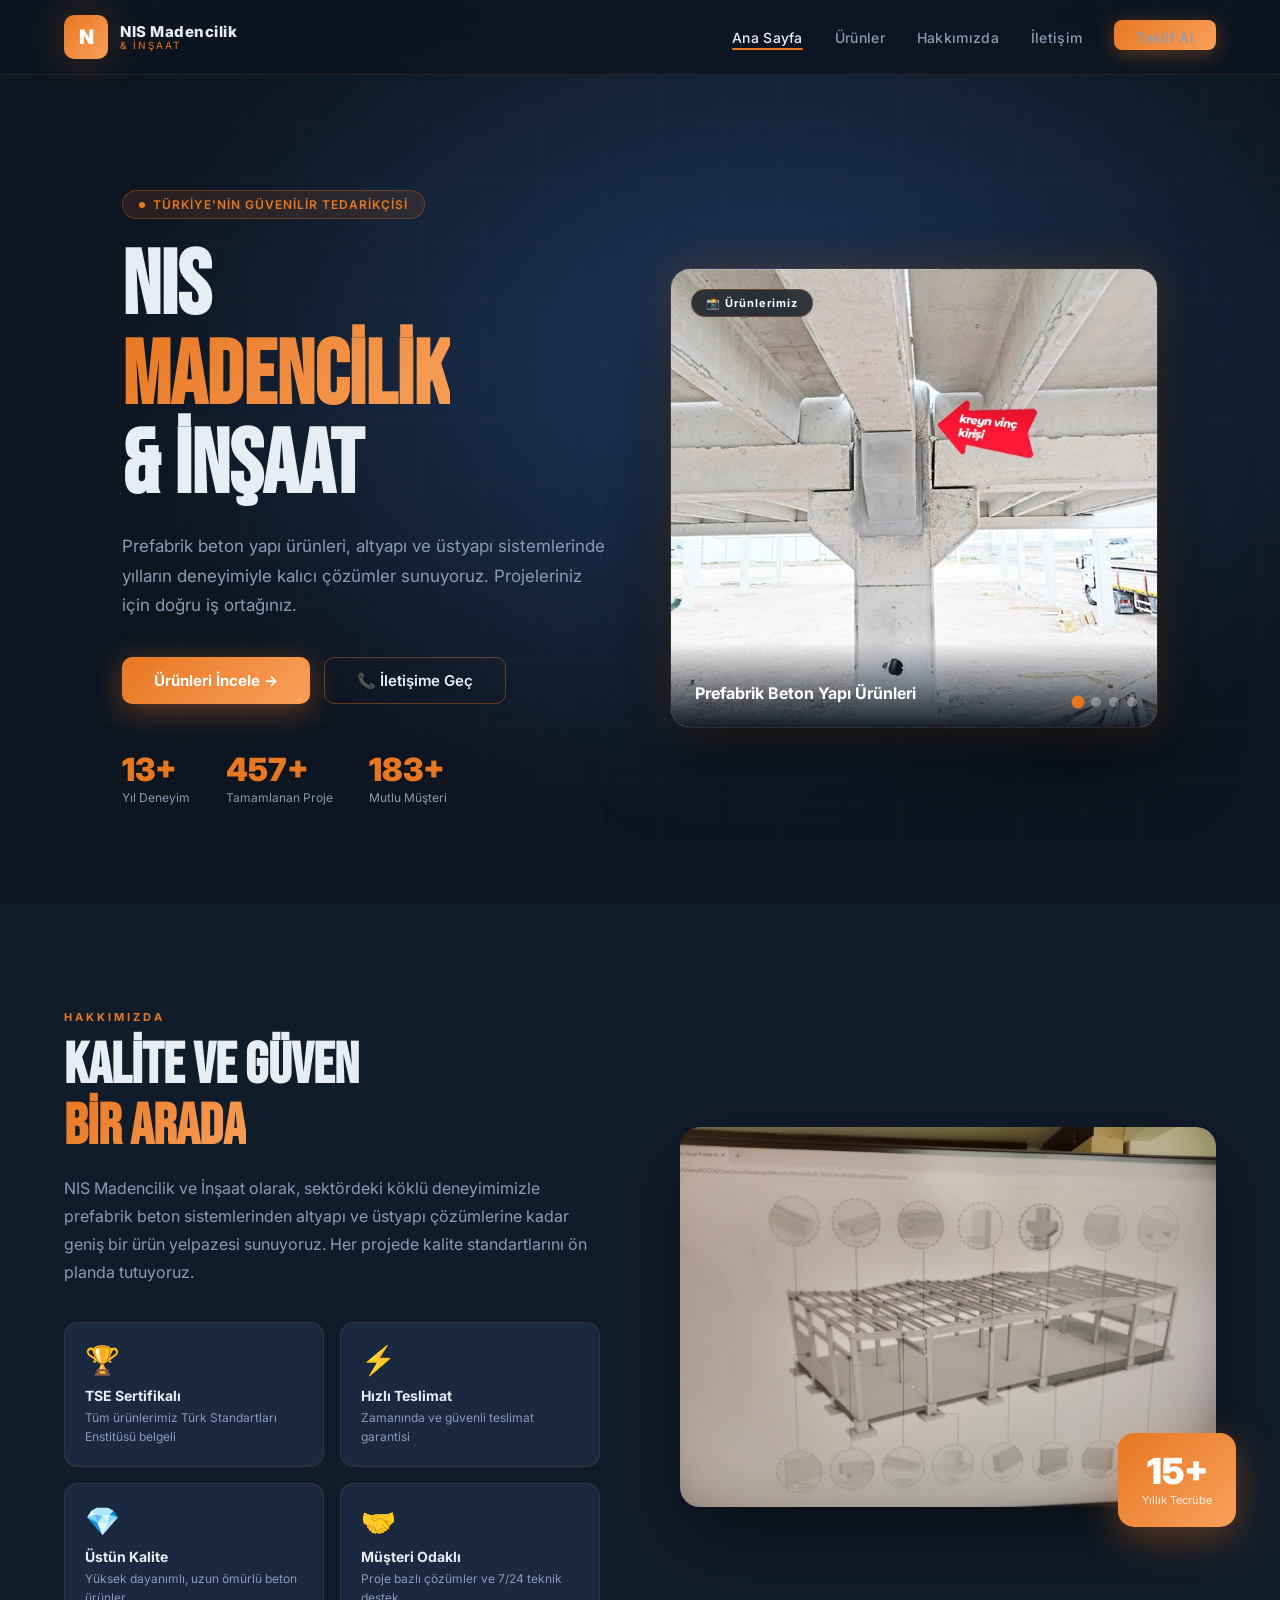
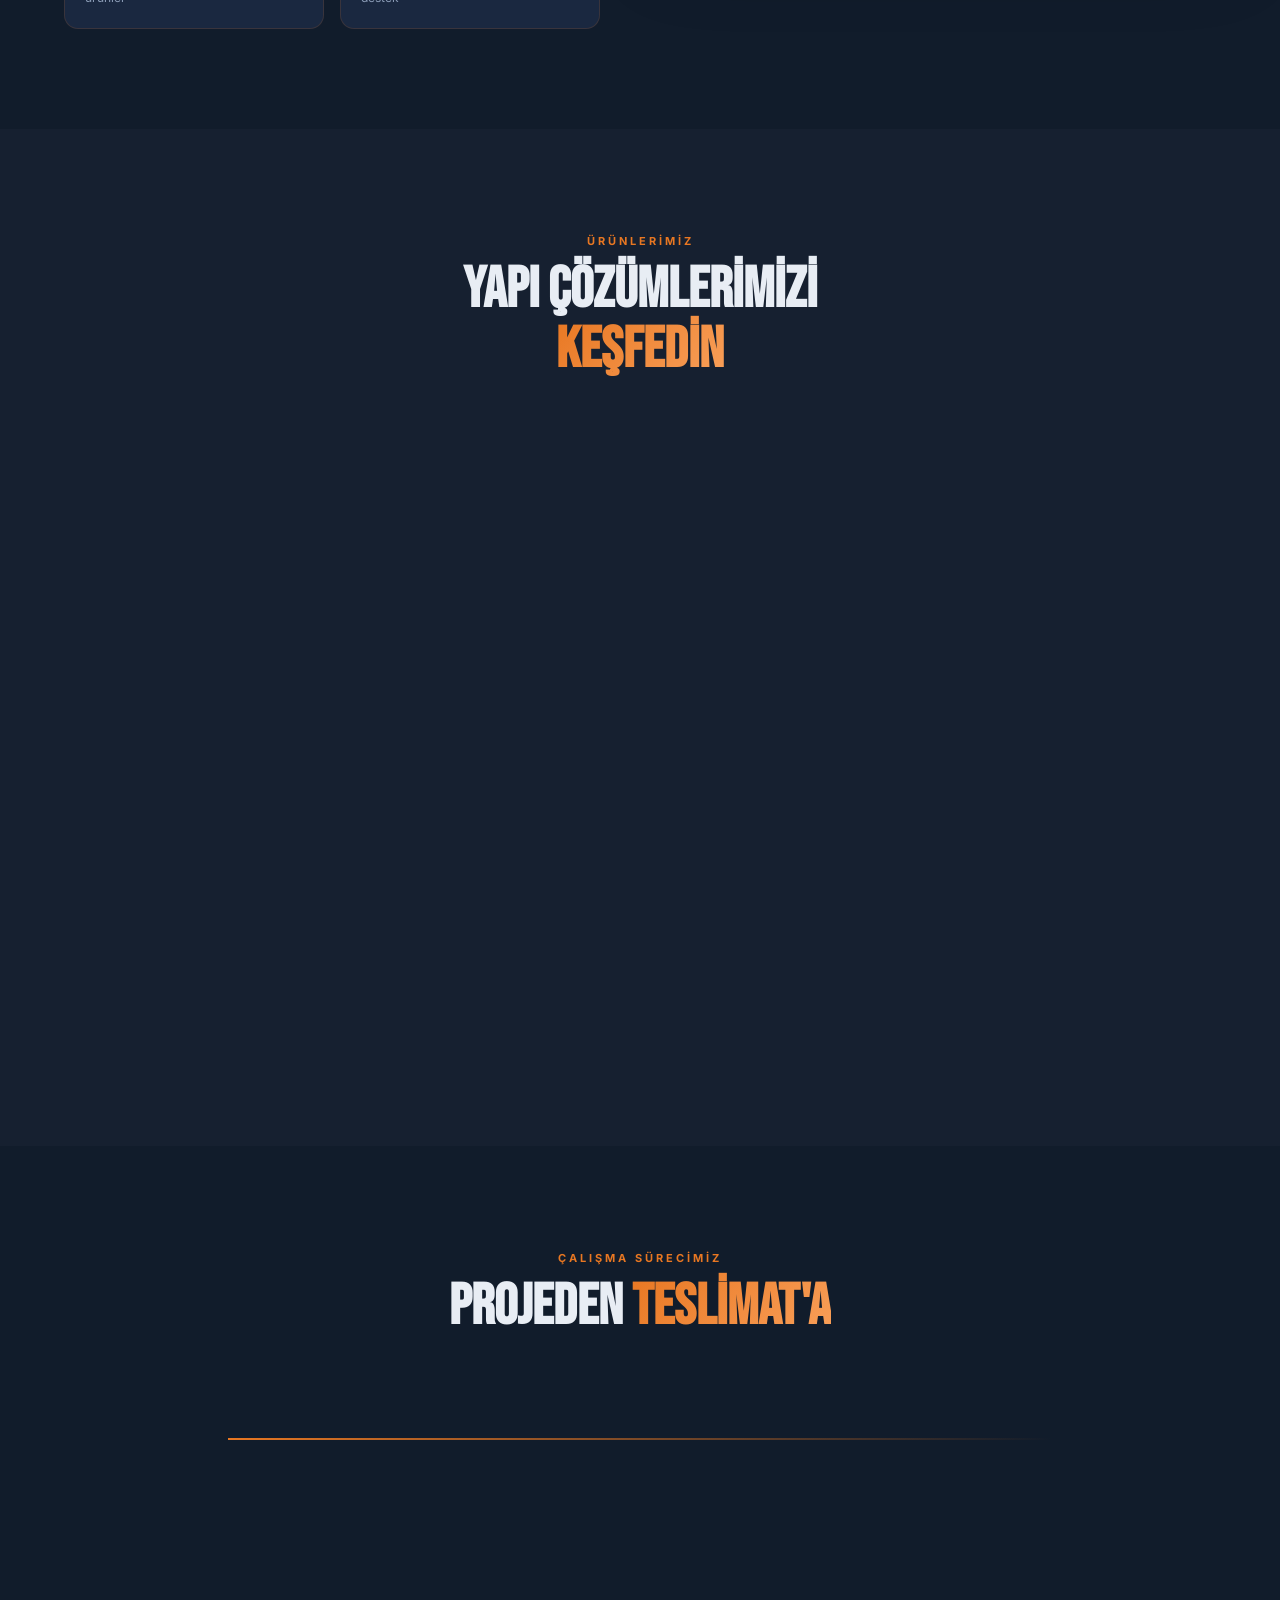
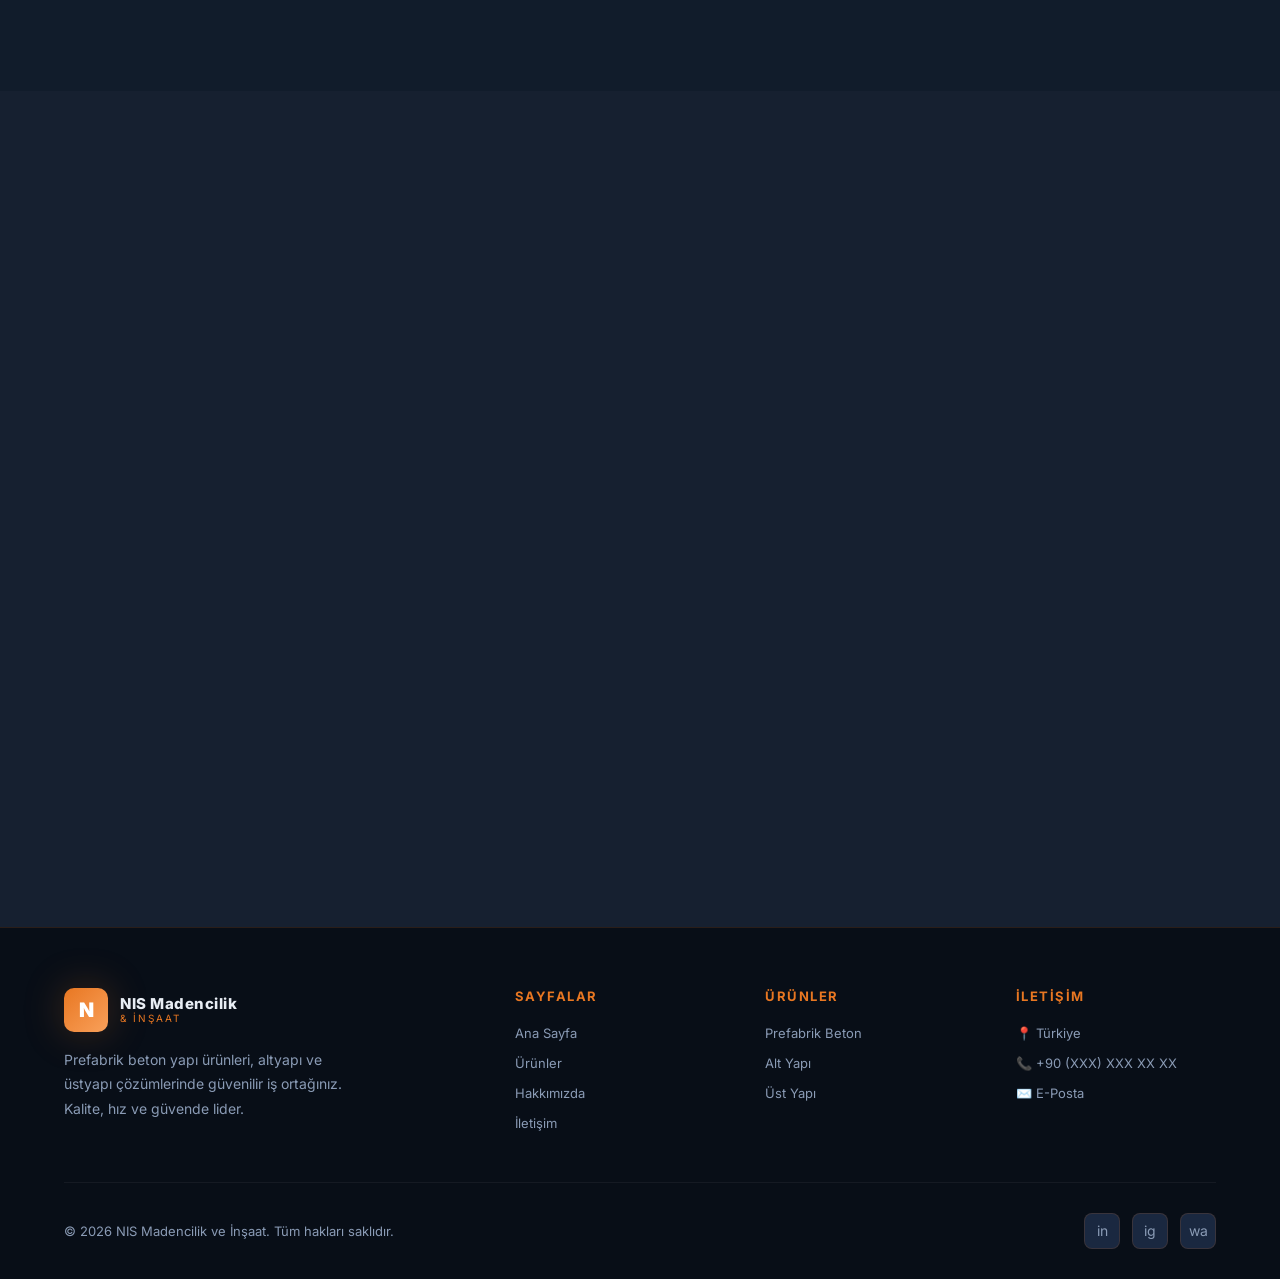
<file: index.html>
<!DOCTYPE html>
<html lang="tr">
<head>
  <meta charset="UTF-8" />
  <meta name="viewport" content="width=device-width, initial-scale=1.0" />
  <title>NIS Madencilik ve İnşaat | Prefabrik Beton & Altyapı Çözümleri</title>
  <meta name="description" content="NIS Madencilik ve İnşaat – Prefabrik beton yapı ürünleri, altyapı ve üstyapı çözümlerinde güvenilir iş ortağınız." />
  <link rel="stylesheet" href="css/style.css" />
  <link rel="icon" href="data:image/svg+xml,<svg xmlns='http://www.w3.org/2000/svg' viewBox='0 0 100 100'><text y='.9em' font-size='90'>🏗</text></svg>" />
</head>
<body>

<!-- NAVBAR -->
<nav class="navbar" id="navbar">
  <a href="index.html" class="logo">
    <div class="logo-icon">N</div>
    <div class="logo-text">
      <span class="logo-name">NIS Madencilik</span>
      <span class="logo-sub">& İnşaat</span>
    </div>
  </a>
  <ul class="nav-links" id="navLinks">
    <li><a href="index.html">Ana Sayfa</a></li>
    <li><a href="urunler.html">Ürünler</a></li>
    <li><a href="hakkimizda.html">Hakkımızda</a></li>
    <li><a href="iletisim.html">İletişim</a></li>
    <li><a href="iletisim.html" class="btn-nav">Teklif Al</a></li>
  </ul>
  <div class="hamburger" id="hamburger"><span></span><span></span><span></span></div>
</nav>

<!-- HERO -->
<section class="hero" id="hero">
  <div class="hero-particles"></div>
  <div class="hero-grid"></div>
  <div class="hero-content">
    <div class="hero-left">
      <div class="hero-badge"><span></span> Türkiye'nin Güvenilir Tedarikçisi</div>
      <h1 class="hero-title">NIS<br /><span>MADENCİLİK</span><br />& İNŞAAT</h1>
      <p class="hero-desc">Prefabrik beton yapı ürünleri, altyapı ve üstyapı sistemlerinde yılların deneyimiyle kalıcı çözümler sunuyoruz. Projeleriniz için doğru iş ortağınız.</p>
      <div class="hero-btns">
        <a href="urunler.html" class="btn-primary">Ürünleri İncele →</a>
        <a href="iletisim.html" class="btn-outline">📞 İletişime Geç</a>
      </div>
      <div class="hero-stats">
        <div class="stat"><span class="stat-num" data-target="15" data-suffix="+">0+</span><span class="stat-label">Yıl Deneyim</span></div>
        <div class="stat"><span class="stat-num" data-target="500" data-suffix="+">0+</span><span class="stat-label">Tamamlanan Proje</span></div>
        <div class="stat"><span class="stat-num" data-target="200" data-suffix="+">0+</span><span class="stat-label">Mutlu Müşteri</span></div>
      </div>
    </div>
    <div class="hero-visual">
      <div class="hero-img-carousel" id="heroCarousel">
        <div class="hc-slide active">
          <img src="images/prefabrik5.jpeg" alt="NIS Madencilik Prefabrik Beton Yapı" />
          <div class="hc-caption">Prefabrik Beton Yapı Ürünleri</div>
        </div>
        <div class="hc-slide">
          <img src="images/prefabrik20.jpeg" alt="NIS Madencilik Endüstriyel Çözümler" />
          <div class="hc-caption">Endüstriyel Çözümler</div>
        </div>
        <div class="hc-slide">
          <img src="images/prefabrik14.jpeg" alt="NIS Madencilik Yüksek Kalite" />
          <div class="hc-caption">Yüksek Kalite Üretim</div>
        </div>
        <div class="hc-slide">
          <img src="images/prefabrik10.jpeg" alt="NIS Madencilik Uzman Mühendislik" />
          <div class="hc-caption">Uzman Mühendislik</div>
        </div>
        <div class="hc-badge">📸 Ürünlerimiz</div>
        <div class="hc-dots">
          <button class="hc-dot active" data-i="0" aria-label="Slayt 1"></button>
          <button class="hc-dot" data-i="1" aria-label="Slayt 2"></button>
          <button class="hc-dot" data-i="2" aria-label="Slayt 3"></button>
          <button class="hc-dot" data-i="3" aria-label="Slayt 4"></button>
        </div>
      </div>
    </div>
  </div>
</section>

<!-- HAKKIMIZDA -->
<section class="about" id="hakkimizda">
  <div class="container">
    <div class="about-grid">
      <div>
        <span class="section-tag reveal">Hakkımızda</span>
        <h2 class="section-title reveal">Kalite ve Güven<br /><span>Bir Arada</span></h2>
        <p class="section-desc reveal">NIS Madencilik ve İnşaat olarak, sektördeki köklü deneyimimizle prefabrik beton sistemlerinden altyapı ve üstyapı çözümlerine kadar geniş bir ürün yelpazesi sunuyoruz. Her projede kalite standartlarını ön planda tutuyoruz.</p>
        <div class="about-features">
          <div class="feature-card reveal">
            <div class="feature-icon">🏆</div>
            <div class="feature-title">TSE Sertifikalı</div>
            <div class="feature-desc">Tüm ürünlerimiz Türk Standartları Enstitüsü belgeli</div>
          </div>
          <div class="feature-card reveal">
            <div class="feature-icon">⚡</div>
            <div class="feature-title">Hızlı Teslimat</div>
            <div class="feature-desc">Zamanında ve güvenli teslimat garantisi</div>
          </div>
          <div class="feature-card reveal">
            <div class="feature-icon">💎</div>
            <div class="feature-title">Üstün Kalite</div>
            <div class="feature-desc">Yüksek dayanımlı, uzun ömürlü beton ürünler</div>
          </div>
          <div class="feature-card reveal">
            <div class="feature-icon">🤝</div>
            <div class="feature-title">Müşteri Odaklı</div>
            <div class="feature-desc">Proje bazlı çözümler ve 7/24 teknik destek</div>
          </div>
        </div>
      </div>
      <div class="about-visual reveal">
        <div class="about-img-wrap">
          <img src="images/WhatsApp%20Image%202026-05-18%20at%2013.36.47.jpeg" alt="NIS Madencilik İnşaat Sahadan" />
          <div style="position:absolute;inset:0;background:linear-gradient(135deg,rgba(232,119,34,.15),transparent)"></div>
        </div>
        <div class="about-badge">
          <div class="about-badge-num">15+</div>
          <div class="about-badge-text">Yıllık Tecrübe</div>
        </div>
      </div>
    </div>
  </div>
</section>

<!-- ÜRÜNLER -->
<section class="products" id="urunler">
  <div class="container">
    <div class="products-header">
      <span class="section-tag reveal">Ürünlerimiz</span>
      <h2 class="section-title reveal">Yapı Çözümlerimizi<br /><span>Keşfedin</span></h2>
      <p class="section-desc reveal">Her türlü inşaat ihtiyacına yönelik geniş ürün yelpazemizle yanınızdayız</p>
    </div>
    <div class="products-grid">
      <a href="urunler.html#prefabrik" class="product-card reveal">
        <div class="product-card-img">
          <img src="images/prefabrik5.jpeg" alt="Prefabrik Beton Yapı Ürünleri" />
          <div class="product-card-img-overlay"></div>
          <div class="product-card-badge">Öne Çıkan</div>
        </div>
        <div class="product-card-body">
          <div class="product-card-icon">🧱</div>
          <h3 class="product-card-title">Prefabrik Beton Yapı Ürünleri</h3>
          <p class="product-card-desc">Kolon, kiriş, döşeme, panel ve perde sistemleri. Fabrikasyon ortamda üretilen, yüksek kaliteli beton yapı elemanları.</p>
          <div class="product-card-tags">
            <span class="tag">Kolon & Kiriş</span>
            <span class="tag">Döşeme</span>
            <span class="tag">Perde Duvar</span>
          </div>
        </div>
        <div class="product-card-arrow">→</div>
      </a>
      <a href="urunler.html#altyapi" class="product-card reveal">
        <div class="product-card-img">
          <img src="images/altyapi.png" alt="Alt Yapı Ürünleri" />
          <div class="product-card-img-overlay"></div>
          <div class="product-card-badge">Altyapı</div>
        </div>
        <div class="product-card-body">
          <div class="product-card-icon">🚧</div>
          <h3 class="product-card-title">Alt Yapı Ürünleri</h3>
          <p class="product-card-desc">Boru sistemleri, kanallar, hazneler ve istinat duvarları. Kentsel altyapının bel kemiği olan sağlam çözümler.</p>
          <div class="product-card-tags">
            <span class="tag">Beton Boru</span>
            <span class="tag">Drenaj</span>
            <span class="tag">Muayene Bacası</span>
          </div>
        </div>
        <div class="product-card-arrow">→</div>
      </a>
      <a href="urunler.html#ustyapi" class="product-card reveal">
        <div class="product-card-img">
          <img src="images/ustyapi.png" alt="Üst Yapı Ürünleri" />
          <div class="product-card-img-overlay"></div>
          <div class="product-card-badge">Üstyapı</div>
        </div>
        <div class="product-card-body">
          <div class="product-card-icon">🏗️</div>
          <h3 class="product-card-title">Üst Yapı Ürünleri</h3>
          <p class="product-card-desc">Cephe panelleri, çatı kirişleri, tribün basamakları ve özel precast elemanlar. Estetik ve fonksiyonellik bir arada.</p>
          <div class="product-card-tags">
            <span class="tag">Cephe Paneli</span>
            <span class="tag">Çatı Kirişi</span>
            <span class="tag">Tribün</span>
          </div>
        </div>
        <div class="product-card-arrow">→</div>
      </a>
    </div>
    <div style="text-align:center;margin-top:50px;" class="reveal">
      <a href="urunler.html" class="btn-primary">Tüm Ürünleri Gör →</a>
    </div>
  </div>
</section>

<!-- SÜREÇ -->
<section class="process">
  <div class="container">
    <div class="process-header">
      <span class="section-tag reveal">Çalışma Sürecimiz</span>
      <h2 class="section-title reveal">Projeden <span>Teslimat'a</span></h2>
    </div>
    <div class="process-steps">
      <div class="step-card reveal">
        <div class="step-num">01</div>
        <h3 class="step-title">İhtiyaç Analizi</h3>
        <p class="step-desc">Projenizin gereksinimlerini detaylı şekilde belirleyip en uygun ürün çözümünü planlarız.</p>
      </div>
      <div class="step-card reveal">
        <div class="step-num">02</div>
        <h3 class="step-title">Teknik Tasarım</h3>
        <p class="step-desc">Mühendislik hesapları ve TSE standartlarına göre ürün teknik çizimlerini hazırlarız.</p>
      </div>
      <div class="step-card reveal">
        <div class="step-num">03</div>
        <h3 class="step-title">Üretim</h3>
        <p class="step-desc">Modern tesislerimizde kalite kontrollü, dayanıklı beton ürün üretimi gerçekleştirilir.</p>
      </div>
      <div class="step-card reveal">
        <div class="step-num">04</div>
        <h3 class="step-title">Teslimat</h3>
        <p class="step-desc">Güvenli ambalajlama ve lojistik desteğiyle ürünler şantiyenize zamanında ulaştırılır.</p>
      </div>
    </div>
  </div>
</section>

<!-- İLETİŞİM -->
<section class="contact" id="iletisim">
  <div class="container">
    <div style="text-align:center;margin-bottom:60px;">
      <span class="section-tag reveal">İletişim</span>
      <h2 class="section-title reveal">Bizimle <span>İletişime</span> Geçin</h2>
    </div>
    <div class="contact-grid">
      <div class="contact-info">
        <div class="contact-item reveal">
          <div class="contact-item-icon">📍</div>
          <div>
            <div class="contact-item-title">Adres</div>
            <div class="contact-item-value">Türkiye</div>
          </div>
        </div>
        <div class="contact-item reveal">
          <div class="contact-item-icon">📞</div>
          <div>
            <div class="contact-item-title">Telefon</div>
            <div class="contact-item-value">+90 (XXX) XXX XX XX</div>
          </div>
        </div>
        <div class="contact-item reveal">
          <div class="contact-item-icon">✉️</div>
          <div>
            <div class="contact-item-title">E-Posta</div>
            <div class="contact-item-value">info@nismadencilik.com</div>
          </div>
        </div>
        <div class="contact-item reveal">
          <div class="contact-item-icon">🕐</div>
          <div>
            <div class="contact-item-title">Çalışma Saatleri</div>
            <div class="contact-item-value">Pzt – Cmt: 08:00 – 18:00</div>
          </div>
        </div>
      </div>
      <div class="contact-form reveal">
        <div class="form-title">Hızlı Teklif Formu</div>
        <form id="contactForm">
          <div class="form-grid">
            <div class="form-group"><label>Ad Soyad</label><input type="text" id="name" placeholder="Adınız Soyadınız" required /></div>
            <div class="form-group"><label>Telefon</label><input type="tel" id="phone" placeholder="+90 5XX XXX XX XX" /></div>
            <div class="form-group"><label>E-Posta</label><input type="email" id="email" placeholder="ornek@email.com" required /></div>
            <div class="form-group"><label>Ürün Kategorisi</label>
              <select id="category">
                <option value="">Seçiniz...</option>
                <option>Prefabrik Beton Yapı Ürünleri</option>
                <option>Alt Yapı Ürünleri</option>
                <option>Üst Yapı Ürünleri</option>
                <option>Diğer</option>
              </select>
            </div>
            <div class="form-group full"><label>Mesajınız</label><textarea id="message" placeholder="Projeniz hakkında bilgi veriniz..." required></textarea></div>
          </div>
          <button type="submit" class="btn-submit">Mesaj Gönder</button>
        </form>
      </div>
    </div>
  </div>
</section>

<!-- FOOTER -->
<footer>
  <div class="footer-grid">
    <div class="footer-brand">
      <a href="index.html" class="logo" style="margin-bottom:0">
        <div class="logo-icon">N</div>
        <div class="logo-text">
          <span class="logo-name">NIS Madencilik</span>
          <span class="logo-sub">& İnşaat</span>
        </div>
      </a>
      <p>Prefabrik beton yapı ürünleri, altyapı ve üstyapı çözümlerinde güvenilir iş ortağınız. Kalite, hız ve güvende lider.</p>
    </div>
    <div class="footer-col">
      <h4>Sayfalar</h4>
      <ul>
        <li><a href="index.html">Ana Sayfa</a></li>
        <li><a href="urunler.html">Ürünler</a></li>
        <li><a href="hakkimizda.html">Hakkımızda</a></li>
        <li><a href="iletisim.html">İletişim</a></li>
      </ul>
    </div>
    <div class="footer-col">
      <h4>Ürünler</h4>
      <ul>
        <li><a href="urunler.html#prefabrik">Prefabrik Beton</a></li>
        <li><a href="urunler.html#altyapi">Alt Yapı</a></li>
        <li><a href="urunler.html#ustyapi">Üst Yapı</a></li>
      </ul>
    </div>
    <div class="footer-col">
      <h4>İletişim</h4>
      <ul>
        <li><a href="#">📍 Türkiye</a></li>
        <li><a href="tel:+90">📞 +90 (XXX) XXX XX XX</a></li>
        <li><a href="mailto:info@nismadencilik.com">✉️ E-Posta</a></li>
      </ul>
    </div>
  </div>
  <div class="footer-bottom">
    <p>© 2026 NIS Madencilik ve İnşaat. Tüm hakları saklıdır.</p>
    <div class="footer-socials">
      <a href="#" class="social-btn" title="LinkedIn">in</a>
      <a href="#" class="social-btn" title="Instagram">ig</a>
      <a href="#" class="social-btn" title="WhatsApp">wa</a>
    </div>
  </div>
</footer>

<script src="js/main.js"></script>
</body>
</html>
</file>
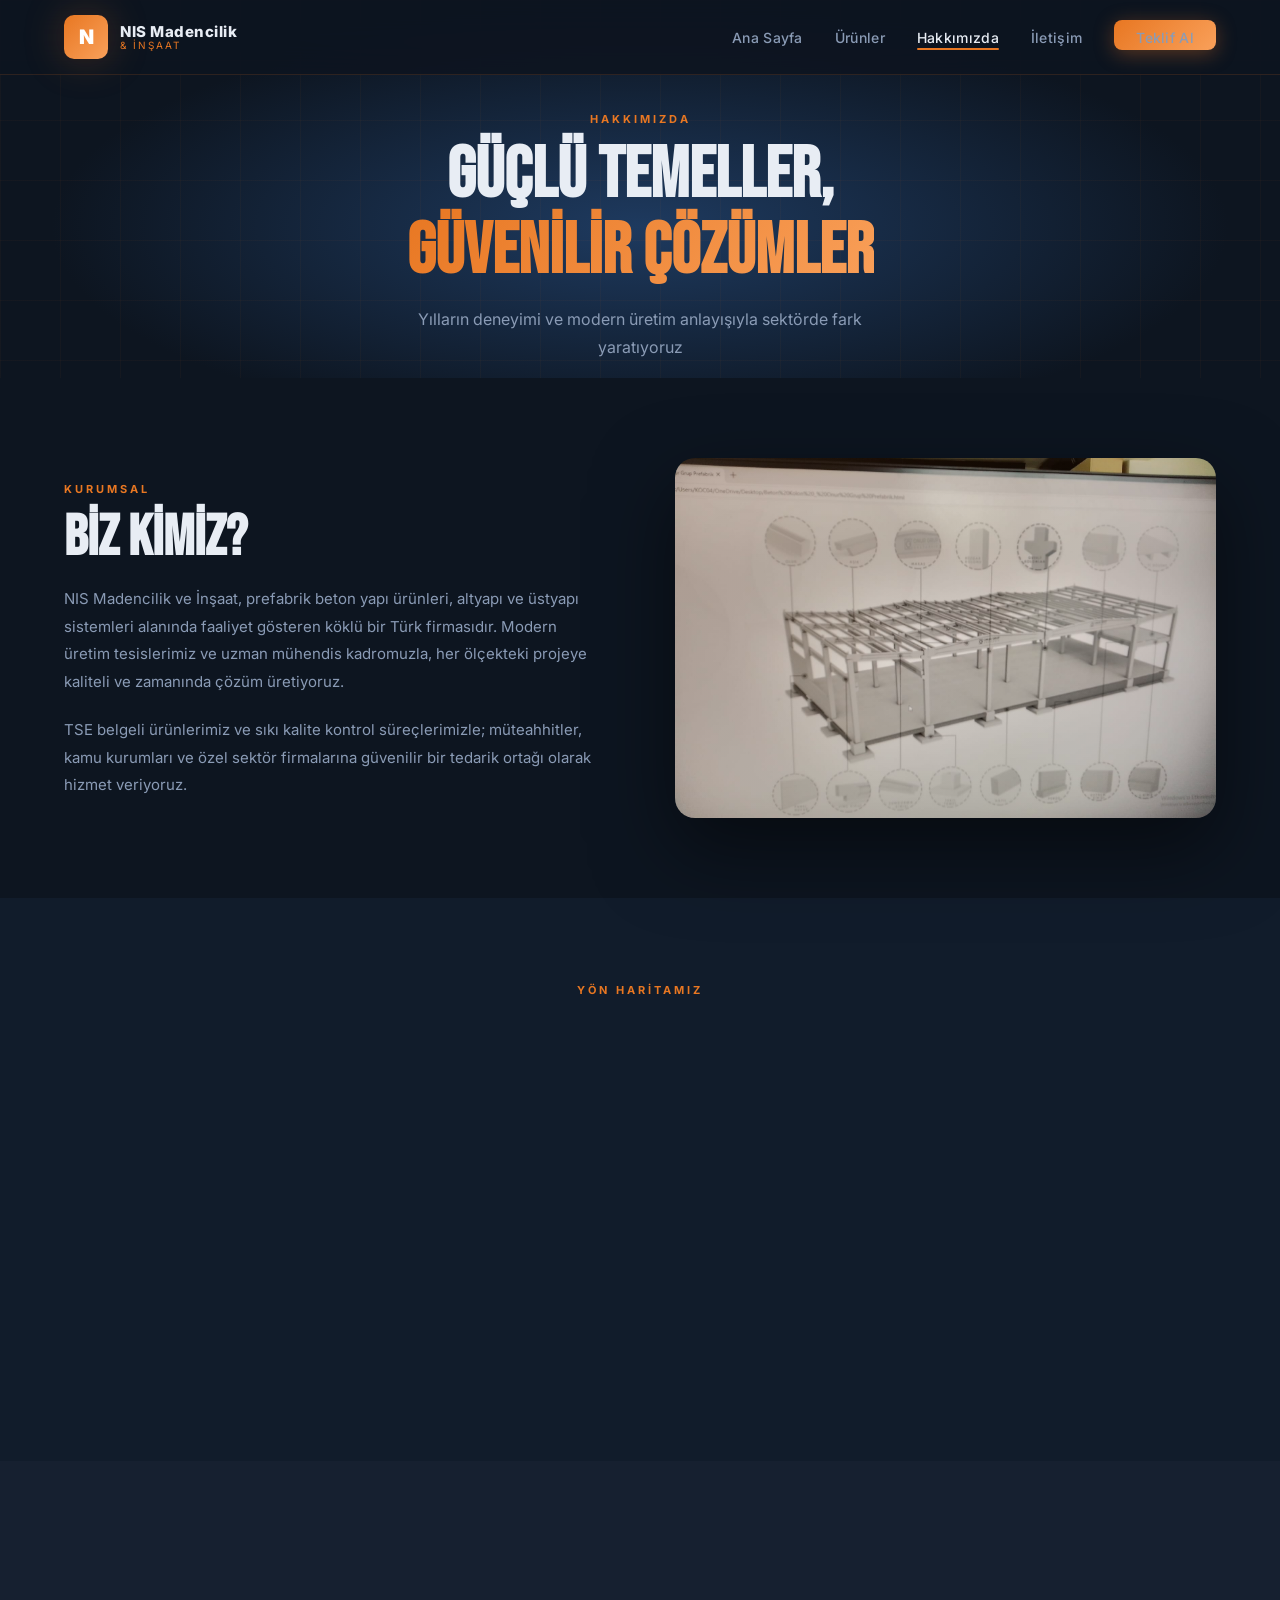
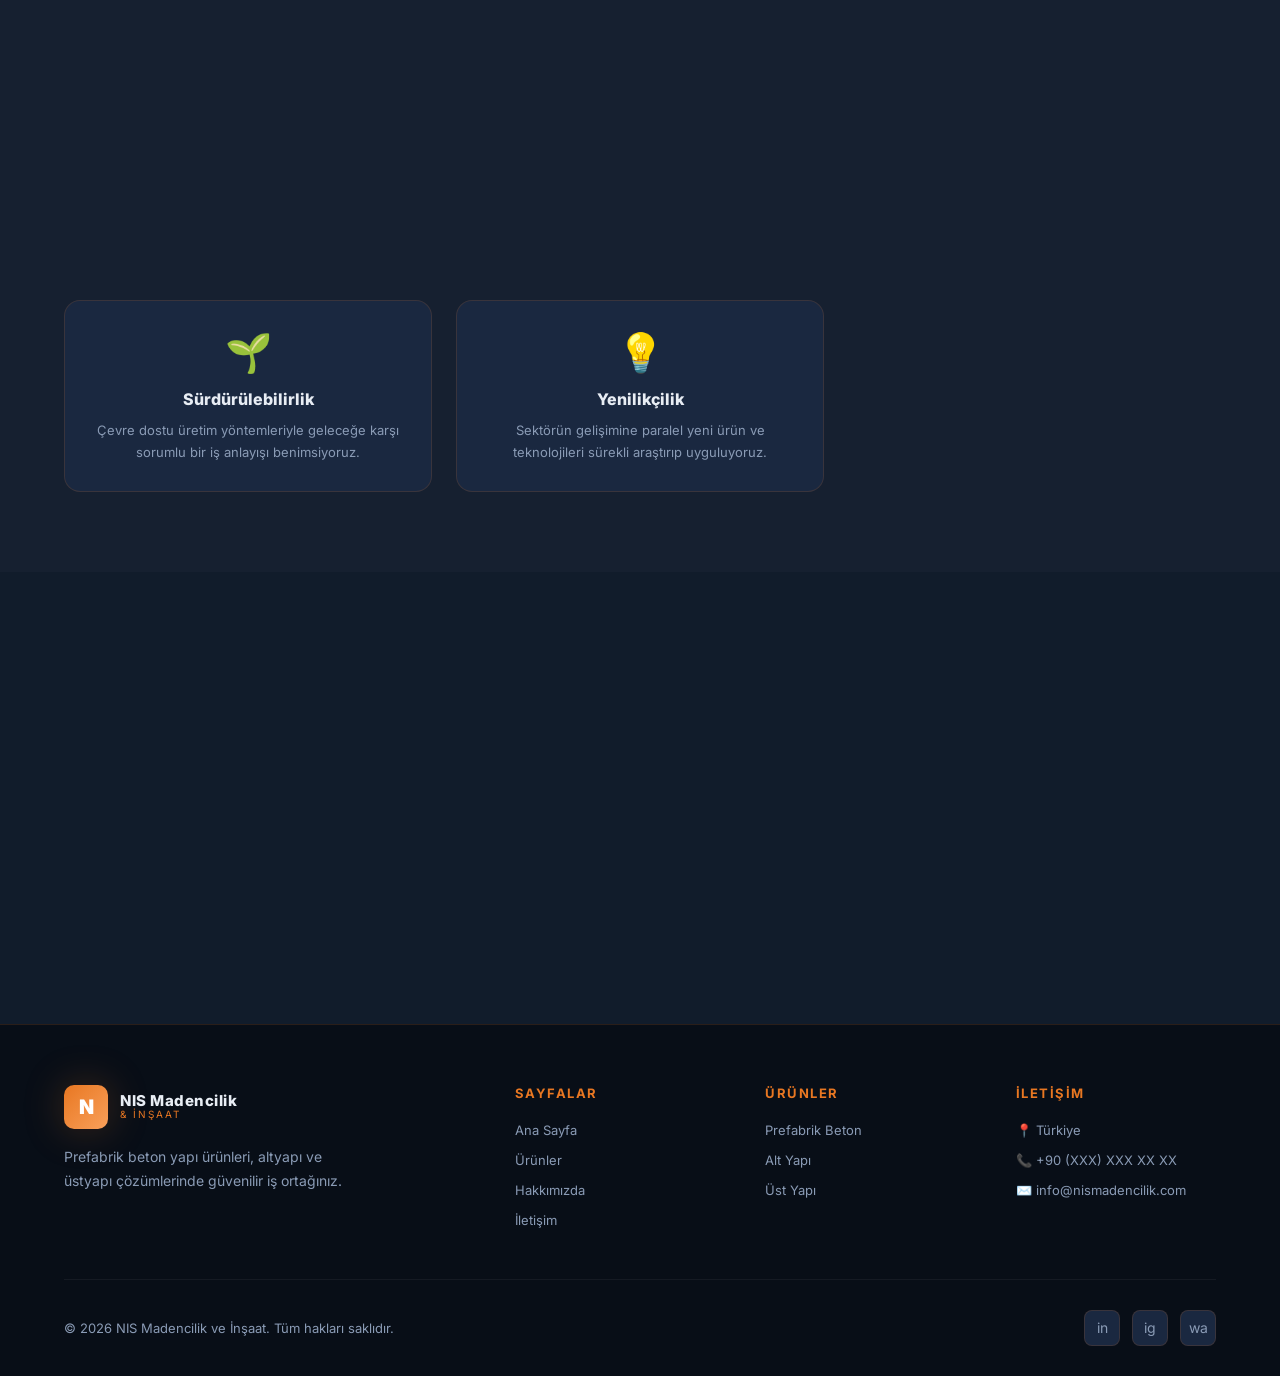
<file: hakkimizda.html>
<!DOCTYPE html>
<html lang="tr">
<head>
  <meta charset="UTF-8" />
  <meta name="viewport" content="width=device-width, initial-scale=1.0" />
  <title>Hakkımızda | NIS Madencilik ve İnşaat</title>
  <meta name="description" content="NIS Madencilik ve İnşaat hakkında bilgi edinin. Misyon, vizyon ve değerlerimiz." />
  <link rel="stylesheet" href="css/style.css" />
  <style>
    .page-hero {
      min-height: 42vh; display: flex; align-items: center; justify-content: center;
      text-align: center; position: relative; overflow: hidden; padding-top: 90px;
      background: radial-gradient(ellipse at 50% 60%, #1e3a5f 0%, #0d1520 65%);
    }
    .page-hero-grid {
      position: absolute; inset: 0;
      background-image: linear-gradient(rgba(232,119,34,.04) 1px, transparent 1px),
                        linear-gradient(90deg, rgba(232,119,34,.04) 1px, transparent 1px);
      background-size: 60px 60px;
    }
    .page-hero-content { position: relative; z-index: 2; }
    .about-page { padding: 80px 5%; }
    .mission-vision { background: var(--dark2); padding: 80px 5%; }
    .mv-grid { display: grid; grid-template-columns: 1fr 1fr; gap: 30px; }
    .mv-card { background: var(--card-bg); border: 1px solid var(--border); border-radius: 20px; padding: 36px; position: relative; overflow: hidden; }
    .mv-card::before { content: ''; position: absolute; top: 0; left: 0; right: 0; height: 3px; background: var(--gradient); }
    .mv-card-icon { font-size: 40px; margin-bottom: 16px; }
    .mv-card-title { font-family: 'Bebas Neue', sans-serif; font-size: 28px; margin-bottom: 14px; }
    .mv-card-title span { background: var(--gradient); -webkit-background-clip: text; -webkit-text-fill-color: transparent; background-clip: text; }
    .mv-card-desc { font-size: 14px; color: var(--text-muted); line-height: 1.8; }
    .values { padding: 80px 5%; background: var(--dark3); }
    .values-grid { display: grid; grid-template-columns: repeat(3, 1fr); gap: 24px; margin-top: 50px; }
    .value-card { background: var(--card-bg); border: 1px solid var(--border); border-radius: 16px; padding: 28px; text-align: center; transition: transform .3s, border-color .3s; }
    .value-card:hover { transform: translateY(-6px); border-color: rgba(232,119,34,.4); }
    .value-icon { font-size: 38px; margin-bottom: 14px; }
    .value-title { font-size: 16px; font-weight: 800; margin-bottom: 10px; }
    .value-desc { font-size: 13px; color: var(--text-muted); line-height: 1.7; }
    .stats-section { background: var(--dark2); padding: 80px 5%; text-align: center; }
    .stats-grid { display: grid; grid-template-columns: repeat(4, 1fr); gap: 30px; margin-top: 50px; }
    .stat-card { background: var(--card-bg); border: 1px solid var(--border); border-radius: 16px; padding: 36px 20px; }
    .stat-card .big-num { font-family: 'Bebas Neue', sans-serif; font-size: 52px; color: var(--primary); line-height: 1; }
    .stat-card .stat-lbl { font-size: 13px; color: var(--text-muted); margin-top: 8px; }
    @media (max-width: 768px) { .mv-grid { grid-template-columns: 1fr; } .values-grid { grid-template-columns: 1fr; } .stats-grid { grid-template-columns: 1fr 1fr; } }
  </style>
</head>
<body>

<nav class="navbar" id="navbar">
  <a href="index.html" class="logo">
    <div class="logo-icon">N</div>
    <div class="logo-text">
      <span class="logo-name">NIS Madencilik</span>
      <span class="logo-sub">& İnşaat</span>
    </div>
  </a>
  <ul class="nav-links" id="navLinks">
    <li><a href="index.html">Ana Sayfa</a></li>
    <li><a href="urunler.html">Ürünler</a></li>
    <li><a href="hakkimizda.html">Hakkımızda</a></li>
    <li><a href="iletisim.html">İletişim</a></li>
    <li><a href="iletisim.html" class="btn-nav">Teklif Al</a></li>
  </ul>
  <div class="hamburger" id="hamburger"><span></span><span></span><span></span></div>
</nav>

<div class="page-hero">
  <div class="page-hero-grid"></div>
  <div class="page-hero-content">
    <span class="section-tag reveal">Hakkımızda</span>
    <h1 class="section-title reveal" style="font-size:clamp(40px,6vw,72px)">Güçlü Temeller,<br /><span>Güvenilir Çözümler</span></h1>
    <p class="section-desc reveal" style="margin:12px auto 0;text-align:center;max-width:520px">Yılların deneyimi ve modern üretim anlayışıyla sektörde fark yaratıyoruz</p>
  </div>
</div>

<!-- KURUMSAL -->
<section class="about-page">
  <div class="container">
    <div class="about-grid" style="display:grid;grid-template-columns:1fr 1fr;gap:70px;align-items:center">
      <div>
        <span class="section-tag reveal">Kurumsal</span>
        <h2 class="section-title reveal">Biz Kimiz?</h2>
        <p style="font-size:15px;color:var(--text-muted);line-height:1.85;margin-bottom:20px" class="reveal">
          NIS Madencilik ve İnşaat, prefabrik beton yapı ürünleri, altyapı ve üstyapı sistemleri alanında faaliyet gösteren köklü bir Türk firmasıdır. Modern üretim tesislerimiz ve uzman mühendis kadromuzla, her ölçekteki projeye kaliteli ve zamanında çözüm üretiyoruz.
        </p>
        <p style="font-size:15px;color:var(--text-muted);line-height:1.85" class="reveal">
          TSE belgeli ürünlerimiz ve sıkı kalite kontrol süreçlerimizle; müteahhitler, kamu kurumları ve özel sektör firmalarına güvenilir bir tedarik ortağı olarak hizmet veriyoruz.
        </p>
      </div>
      <div class="reveal" style="position:relative">
        <div style="border-radius:20px;overflow:hidden;box-shadow:0 30px 80px rgba(0,0,0,.5)">
          <img src="images/WhatsApp%20Image%202026-05-18%20at%2013.36.47.jpeg" alt="NIS Madencilik Sahadan" style="width:100%;height:360px;object-fit:cover;display:block" />
          <div style="position:absolute;inset:0;background:linear-gradient(135deg,rgba(232,119,34,.12),transparent);border-radius:20px"></div>
        </div>
      </div>
    </div>
  </div>
</section>

<!-- MİSYON VİZYON -->
<section class="mission-vision">
  <div class="container">
    <div style="text-align:center;margin-bottom:50px">
      <span class="section-tag reveal">Yön Haritamız</span>
      <h2 class="section-title reveal">Misyon & <span>Vizyon</span></h2>
    </div>
    <div class="mv-grid">
      <div class="mv-card reveal">
        <div class="mv-card-icon">🎯</div>
        <h3 class="mv-card-title"><span>Misyonumuz</span></h3>
        <p class="mv-card-desc">Türkiye'nin inşaat sektörüne kaliteli, dayanıklı ve uygun maliyetli prefabrik beton ürünleri sunarak; altyapıdan üstyapıya kadar her aşamada müşterilerimizin güvenilir çözüm ortağı olmak.</p>
      </div>
      <div class="mv-card reveal">
        <div class="mv-card-icon">🚀</div>
        <h3 class="mv-card-title"><span>Vizyonumuz</span></h3>
        <p class="mv-card-desc">Yenilikçi üretim teknolojileri ve sürdürülebilir iş anlayışıyla, prefabrik beton sektöründe bölgenin lider firması konumuna yükselerek uluslararası pazarlara açılmak.</p>
      </div>
    </div>
  </div>
</section>

<!-- DEĞERLER -->
<section class="values">
  <div class="container">
    <div style="text-align:center">
      <span class="section-tag reveal">Kurumsal Değerler</span>
      <h2 class="section-title reveal">İşimizi <span>Yönlendiren</span> Değerler</h2>
    </div>
    <div class="values-grid">
      <div class="value-card reveal">
        <div class="value-icon">🏆</div>
        <h3 class="value-title">Kalite</h3>
        <p class="value-desc">TSE standartlarına uygun üretim ve titiz kalite kontrol süreçleriyle üstün ürün kalitesi.</p>
      </div>
      <div class="value-card reveal">
        <div class="value-icon">🤝</div>
        <h3 class="value-title">Güven</h3>
        <p class="value-desc">Müşterilerimizle uzun vadeli, şeffaf ve dürüst iş ilişkileri kurarak güven inşa ediyoruz.</p>
      </div>
      <div class="value-card reveal">
        <div class="value-icon">⚡</div>
        <h3 class="value-title">Hız</h3>
        <p class="value-desc">Hızlı üretim ve teslimat kapasitemizle projelerinizin zamanında tamamlanmasını sağlarız.</p>
      </div>
      <div class="value-card reveal">
        <div class="value-icon">🌱</div>
        <h3 class="value-title">Sürdürülebilirlik</h3>
        <p class="value-desc">Çevre dostu üretim yöntemleriyle geleceğe karşı sorumlu bir iş anlayışı benimsiyoruz.</p>
      </div>
      <div class="value-card reveal">
        <div class="value-icon">💡</div>
        <h3 class="value-title">Yenilikçilik</h3>
        <p class="value-desc">Sektörün gelişimine paralel yeni ürün ve teknolojileri sürekli araştırıp uyguluyoruz.</p>
      </div>
      <div class="value-card reveal">
        <div class="value-icon">👥</div>
        <h3 class="value-title">Müşteri Odaklılık</h3>
        <p class="value-desc">Her müşterimizin ihtiyacını özel bir çözümle karşılar, memnuniyeti her şeyin üstünde tutarız.</p>
      </div>
    </div>
  </div>
</section>

<!-- İSTATİSTİKLER -->
<section class="stats-section">
  <div class="container">
    <span class="section-tag reveal">Rakamlarla NIS</span>
    <h2 class="section-title reveal">Başarılarımız <span>Konuşuyor</span></h2>
    <div class="stats-grid">
      <div class="stat-card reveal">
        <div class="big-num" data-target="15" data-suffix="+">0+</div>
        <div class="stat-lbl">Yıl Deneyim</div>
      </div>
      <div class="stat-card reveal">
        <div class="big-num" data-target="500" data-suffix="+">0+</div>
        <div class="stat-lbl">Tamamlanan Proje</div>
      </div>
      <div class="stat-card reveal">
        <div class="big-num" data-target="200" data-suffix="+">0+</div>
        <div class="stat-lbl">Müşteri</div>
      </div>
      <div class="stat-card reveal">
        <div class="big-num" data-target="50" data-suffix="+">0+</div>
        <div class="stat-lbl">Uzman Personel</div>
      </div>
    </div>
  </div>
</section>

<footer>
  <div class="footer-grid">
    <div class="footer-brand">
      <a href="index.html" class="logo" style="margin-bottom:0">
        <div class="logo-icon">N</div>
        <div class="logo-text">
          <span class="logo-name">NIS Madencilik</span>
          <span class="logo-sub">& İnşaat</span>
        </div>
      </a>
      <p>Prefabrik beton yapı ürünleri, altyapı ve üstyapı çözümlerinde güvenilir iş ortağınız.</p>
    </div>
    <div class="footer-col"><h4>Sayfalar</h4><ul><li><a href="index.html">Ana Sayfa</a></li><li><a href="urunler.html">Ürünler</a></li><li><a href="hakkimizda.html">Hakkımızda</a></li><li><a href="iletisim.html">İletişim</a></li></ul></div>
    <div class="footer-col"><h4>Ürünler</h4><ul><li><a href="urunler.html#prefabrik">Prefabrik Beton</a></li><li><a href="urunler.html#altyapi">Alt Yapı</a></li><li><a href="urunler.html#ustyapi">Üst Yapı</a></li></ul></div>
    <div class="footer-col"><h4>İletişim</h4><ul><li><a href="#">📍 Türkiye</a></li><li><a href="#">📞 +90 (XXX) XXX XX XX</a></li><li><a href="#">✉️ info@nismadencilik.com</a></li></ul></div>
  </div>
  <div class="footer-bottom">
    <p>© 2026 NIS Madencilik ve İnşaat. Tüm hakları saklıdır.</p>
    <div class="footer-socials">
      <a href="#" class="social-btn">in</a>
      <a href="#" class="social-btn">ig</a>
      <a href="#" class="social-btn">wa</a>
    </div>
  </div>
</footer>
<script src="js/main.js"></script>
</body>
</html>
</file>
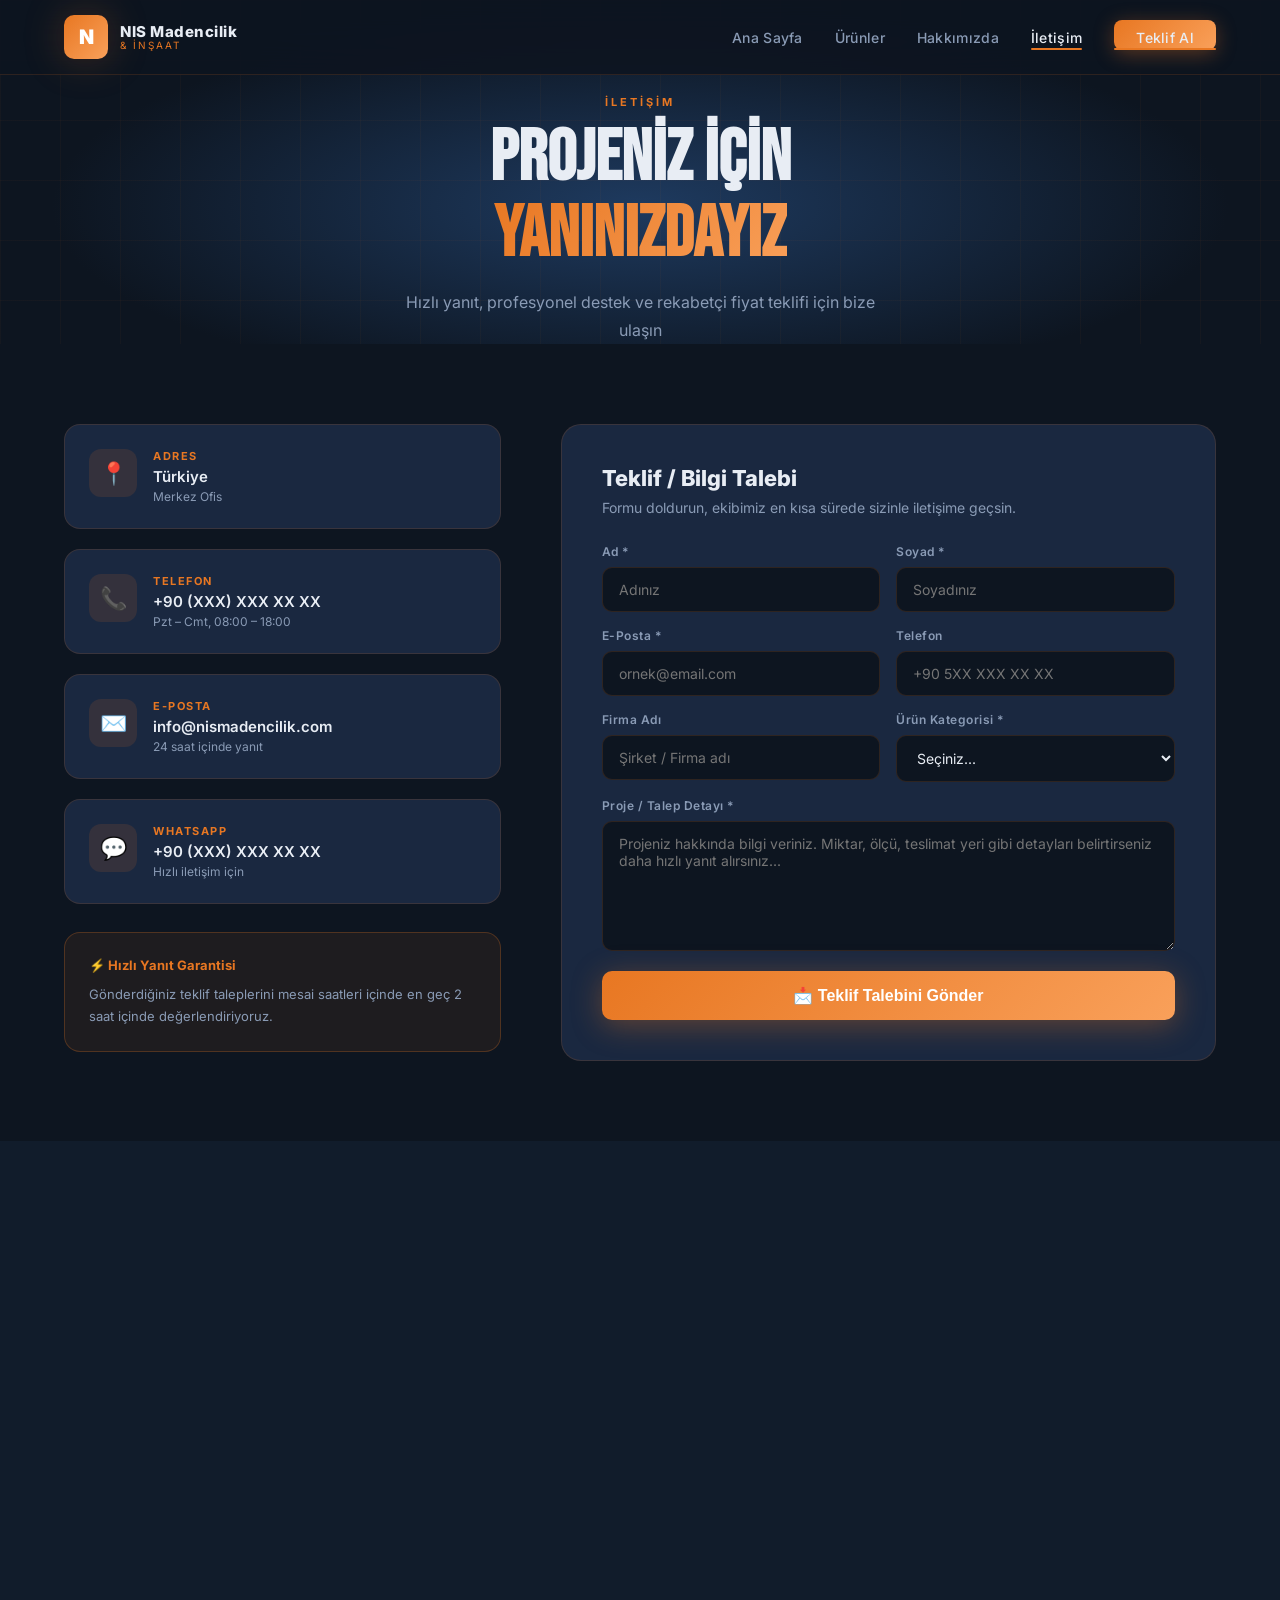
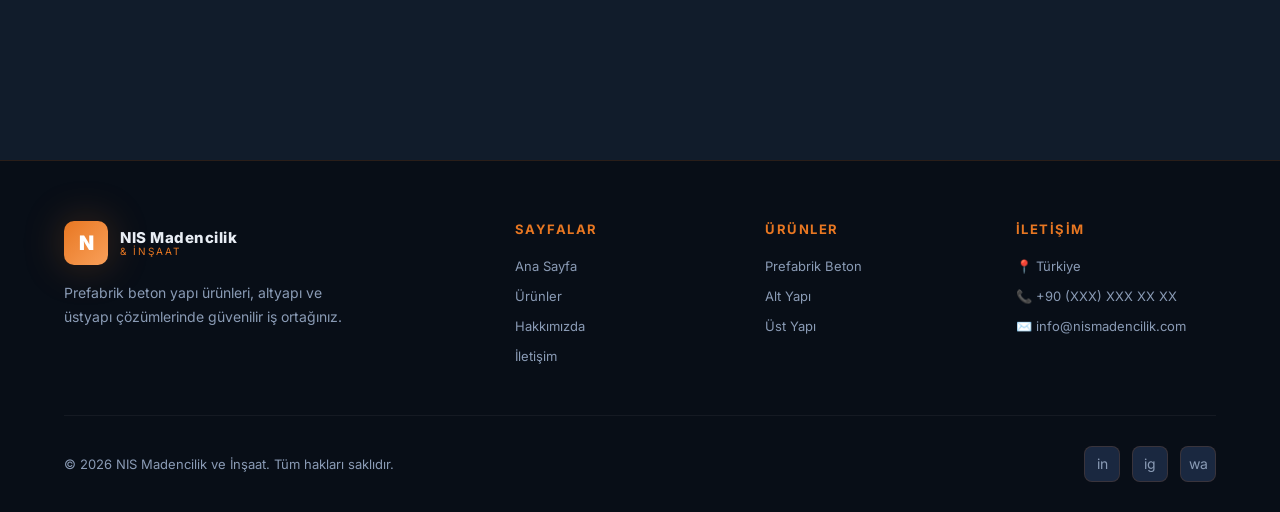
<file: iletisim.html>
<!DOCTYPE html>
<html lang="tr">
<head>
  <meta charset="UTF-8" />
  <meta name="viewport" content="width=device-width, initial-scale=1.0" />
  <title>İletişim | NIS Madencilik ve İnşaat</title>
  <meta name="description" content="NIS Madencilik ve İnşaat ile iletişime geçin. Teklif alın, sorularınızı iletin." />
  <link rel="stylesheet" href="css/style.css" />
  <style>
    .page-hero {
      min-height: 38vh; display: flex; align-items: center; justify-content: center;
      text-align: center; position: relative; overflow: hidden; padding-top: 90px;
      background: radial-gradient(ellipse at 50% 60%, #1e3a5f 0%, #0d1520 65%);
    }
    .page-hero-grid {
      position: absolute; inset: 0;
      background-image: linear-gradient(rgba(232,119,34,.04) 1px, transparent 1px),
                        linear-gradient(90deg, rgba(232,119,34,.04) 1px, transparent 1px);
      background-size: 60px 60px;
    }
    .page-hero-content { position: relative; z-index: 2; }
    .contact-page { padding: 80px 5%; background: var(--dark); }
    .contact-page-grid { display: grid; grid-template-columns: 1fr 1.5fr; gap: 60px; align-items: start; }
    .contact-boxes { display: flex; flex-direction: column; gap: 20px; }
    .contact-box {
      background: var(--card-bg); border: 1px solid var(--border); border-radius: 16px; padding: 24px;
      display: flex; gap: 16px; align-items: flex-start; transition: border-color .3s, transform .3s;
    }
    .contact-box:hover { border-color: rgba(232,119,34,.4); transform: translateX(4px); }
    .contact-box-icon {
      width: 48px; height: 48px; border-radius: 12px; background: rgba(232,119,34,.12); flex-shrink: 0;
      display: flex; align-items: center; justify-content: center; font-size: 22px;
    }
    .contact-box-label { font-size: 11px; font-weight: 700; color: var(--primary); letter-spacing: 1.5px; text-transform: uppercase; margin-bottom: 4px; }
    .contact-box-val { font-size: 15px; font-weight: 600; color: var(--text); }
    .contact-box-sub { font-size: 12px; color: var(--text-muted); margin-top: 3px; }
    .big-form { background: var(--card-bg); border: 1px solid var(--border); border-radius: 20px; padding: 40px; }
    .big-form-title { font-size: 22px; font-weight: 800; margin-bottom: 8px; }
    .big-form-sub { font-size: 14px; color: var(--text-muted); margin-bottom: 28px; }
    .form-row { display: grid; grid-template-columns: 1fr 1fr; gap: 16px; }
    .form-group { display: flex; flex-direction: column; gap: 8px; margin-bottom: 16px; }
    .form-group.full { grid-column: 1 / -1; }
    .form-group label { font-size: 12px; font-weight: 600; color: var(--text-muted); letter-spacing: .5px; }
    .form-group input, .form-group textarea, .form-group select {
      background: var(--dark); border: 1px solid var(--border); border-radius: 10px;
      padding: 13px 16px; color: var(--text); font-family: 'Inter', sans-serif; font-size: 14px;
      outline: none; transition: border-color .3s;
    }
    .form-group input:focus, .form-group textarea:focus, .form-group select:focus { border-color: var(--primary); }
    .form-group textarea { resize: vertical; min-height: 130px; }
    .form-group select option { background: var(--dark); }
    .btn-submit-big {
      width: 100%; padding: 15px; background: var(--gradient); border: none; border-radius: 10px;
      color: #fff; font-size: 16px; font-weight: 700; cursor: pointer;
      box-shadow: 0 6px 30px rgba(232,119,34,.35); transition: transform .2s, box-shadow .2s; margin-top: 4px;
    }
    .btn-submit-big:hover { transform: translateY(-2px); box-shadow: 0 10px 40px rgba(232,119,34,.5); }
    .map-section { background: var(--dark2); padding: 80px 5%; }
    .map-placeholder {
      width: 100%; height: 350px; border-radius: 20px; overflow: hidden;
      background: var(--card-bg); border: 1px solid var(--border);
      display: flex; align-items: center; justify-content: center; flex-direction: column;
      color: var(--text-muted); font-size: 14px; gap: 12px;
    }
    @media (max-width: 768px) { .contact-page-grid { grid-template-columns: 1fr; } .form-row { grid-template-columns: 1fr; } }
  </style>
</head>
<body>

<nav class="navbar" id="navbar">
  <a href="index.html" class="logo">
    <div class="logo-icon">N</div>
    <div class="logo-text">
      <span class="logo-name">NIS Madencilik</span>
      <span class="logo-sub">& İnşaat</span>
    </div>
  </a>
  <ul class="nav-links" id="navLinks">
    <li><a href="index.html">Ana Sayfa</a></li>
    <li><a href="urunler.html">Ürünler</a></li>
    <li><a href="hakkimizda.html">Hakkımızda</a></li>
    <li><a href="iletisim.html">İletişim</a></li>
    <li><a href="iletisim.html" class="btn-nav">Teklif Al</a></li>
  </ul>
  <div class="hamburger" id="hamburger"><span></span><span></span><span></span></div>
</nav>

<div class="page-hero">
  <div class="page-hero-grid"></div>
  <div class="page-hero-content">
    <span class="section-tag reveal">İletişim</span>
    <h1 class="section-title reveal" style="font-size:clamp(40px,6vw,72px)">Projeniz için<br /><span>Yanınızdayız</span></h1>
    <p class="section-desc reveal" style="margin:12px auto 0;text-align:center;max-width:480px">Hızlı yanıt, profesyonel destek ve rekabetçi fiyat teklifi için bize ulaşın</p>
  </div>
</div>

<section class="contact-page">
  <div class="container">
    <div class="contact-page-grid">
      <div class="contact-boxes">
        <div class="contact-box reveal">
          <div class="contact-box-icon">📍</div>
          <div>
            <div class="contact-box-label">Adres</div>
            <div class="contact-box-val">Türkiye</div>
            <div class="contact-box-sub">Merkez Ofis</div>
          </div>
        </div>
        <div class="contact-box reveal">
          <div class="contact-box-icon">📞</div>
          <div>
            <div class="contact-box-label">Telefon</div>
            <div class="contact-box-val">+90 (XXX) XXX XX XX</div>
            <div class="contact-box-sub">Pzt – Cmt, 08:00 – 18:00</div>
          </div>
        </div>
        <div class="contact-box reveal">
          <div class="contact-box-icon">✉️</div>
          <div>
            <div class="contact-box-label">E-Posta</div>
            <div class="contact-box-val">info@nismadencilik.com</div>
            <div class="contact-box-sub">24 saat içinde yanıt</div>
          </div>
        </div>
        <div class="contact-box reveal">
          <div class="contact-box-icon">💬</div>
          <div>
            <div class="contact-box-label">WhatsApp</div>
            <div class="contact-box-val">+90 (XXX) XXX XX XX</div>
            <div class="contact-box-sub">Hızlı iletişim için</div>
          </div>
        </div>
        <div style="background:rgba(232,119,34,.08);border:1px solid rgba(232,119,34,.25);border-radius:16px;padding:24px;margin-top:8px" class="reveal">
          <div style="font-size:13px;font-weight:700;color:var(--primary);margin-bottom:10px">⚡ Hızlı Yanıt Garantisi</div>
          <div style="font-size:13px;color:var(--text-muted);line-height:1.7">Gönderdiğiniz teklif taleplerini mesai saatleri içinde en geç 2 saat içinde değerlendiriyoruz.</div>
        </div>
      </div>

      <div class="big-form reveal">
        <div class="big-form-title">Teklif / Bilgi Talebi</div>
        <div class="big-form-sub">Formu doldurun, ekibimiz en kısa sürede sizinle iletişime geçsin.</div>
        <form id="contactForm">
          <div class="form-row">
            <div class="form-group"><label>Ad *</label><input type="text" id="fname" placeholder="Adınız" required /></div>
            <div class="form-group"><label>Soyad *</label><input type="text" id="lname" placeholder="Soyadınız" required /></div>
          </div>
          <div class="form-row">
            <div class="form-group"><label>E-Posta *</label><input type="email" id="email" placeholder="ornek@email.com" required /></div>
            <div class="form-group"><label>Telefon</label><input type="tel" id="phone" placeholder="+90 5XX XXX XX XX" /></div>
          </div>
          <div class="form-row">
            <div class="form-group"><label>Firma Adı</label><input type="text" id="company" placeholder="Şirket / Firma adı" /></div>
            <div class="form-group"><label>Ürün Kategorisi *</label>
              <select id="category" required>
                <option value="">Seçiniz...</option>
                <option>Prefabrik Beton Yapı Ürünleri</option>
                <option>Alt Yapı Ürünleri</option>
                <option>Üst Yapı Ürünleri</option>
                <option>Birden Fazla Kategori</option>
                <option>Diğer</option>
              </select>
            </div>
          </div>
          <div class="form-group">
            <label>Proje / Talep Detayı *</label>
            <textarea id="message" placeholder="Projeniz hakkında bilgi veriniz. Miktar, ölçü, teslimat yeri gibi detayları belirtirseniz daha hızlı yanıt alırsınız..." required></textarea>
          </div>
          <button type="submit" class="btn-submit-big">📩 Teklif Talebini Gönder</button>
        </form>
      </div>
    </div>
  </div>
</section>

<section class="map-section">
  <div class="container">
    <div style="text-align:center;margin-bottom:40px">
      <span class="section-tag reveal">Konum</span>
      <h2 class="section-title reveal" style="font-size:36px">Bize <span>Ulaşın</span></h2>
    </div>
    <div class="map-placeholder reveal">
      <div style="font-size:48px">📍</div>
      <div style="font-size:16px;font-weight:600;color:var(--text)">NIS Madencilik ve İnşaat</div>
      <div>Harita entegrasyonu için adres bilgisini güncelleyin</div>
    </div>
  </div>
</section>

<footer>
  <div class="footer-grid">
    <div class="footer-brand">
      <a href="index.html" class="logo" style="margin-bottom:0">
        <div class="logo-icon">N</div>
        <div class="logo-text">
          <span class="logo-name">NIS Madencilik</span>
          <span class="logo-sub">& İnşaat</span>
        </div>
      </a>
      <p>Prefabrik beton yapı ürünleri, altyapı ve üstyapı çözümlerinde güvenilir iş ortağınız.</p>
    </div>
    <div class="footer-col"><h4>Sayfalar</h4><ul><li><a href="index.html">Ana Sayfa</a></li><li><a href="urunler.html">Ürünler</a></li><li><a href="hakkimizda.html">Hakkımızda</a></li><li><a href="iletisim.html">İletişim</a></li></ul></div>
    <div class="footer-col"><h4>Ürünler</h4><ul><li><a href="urunler.html#prefabrik">Prefabrik Beton</a></li><li><a href="urunler.html#altyapi">Alt Yapı</a></li><li><a href="urunler.html#ustyapi">Üst Yapı</a></li></ul></div>
    <div class="footer-col"><h4>İletişim</h4><ul><li><a href="#">📍 Türkiye</a></li><li><a href="#">📞 +90 (XXX) XXX XX XX</a></li><li><a href="#">✉️ info@nismadencilik.com</a></li></ul></div>
  </div>
  <div class="footer-bottom">
    <p>© 2026 NIS Madencilik ve İnşaat. Tüm hakları saklıdır.</p>
    <div class="footer-socials">
      <a href="#" class="social-btn">in</a>
      <a href="#" class="social-btn">ig</a>
      <a href="#" class="social-btn">wa</a>
    </div>
  </div>
</footer>
<script src="js/main.js"></script>
</body>
</html>
</file>
<file: css/style.css>
@import url('https://fonts.googleapis.com/css2?family=Inter:wght@300;400;500;600;700;800;900&family=Bebas+Neue&display=swap');

:root {
  --primary: #e87722;
  --primary-dark: #c45e0a;
  --primary-light: #f9a05a;
  --secondary: #1a2332;
  --dark: #0d1520;
  --dark2: #111c2b;
  --dark3: #162030;
  --card-bg: #1a2840;
  --text: #e8edf4;
  --text-muted: #8a9bb5;
  --border: rgba(232,119,34,0.15);
  --gradient: linear-gradient(135deg, #e87722, #f9a05a);
  --glow: 0 0 40px rgba(232,119,34,0.25);
}

*, *::before, *::after { box-sizing: border-box; margin: 0; padding: 0; }

html { scroll-behavior: smooth; }

body {
  font-family: 'Inter', sans-serif;
  background: var(--dark);
  color: var(--text);
  overflow-x: hidden;
}

/* ── SCROLLBAR ── */
::-webkit-scrollbar { width: 6px; }
::-webkit-scrollbar-track { background: var(--dark2); }
::-webkit-scrollbar-thumb { background: var(--primary); border-radius: 3px; }

/* ── NAVBAR ── */
.navbar {
  position: fixed; top: 0; left: 0; width: 100%; z-index: 1000;
  padding: 0 5%;
  display: flex; align-items: center; justify-content: space-between;
  height: 75px;
  background: rgba(13,21,32,0.85);
  backdrop-filter: blur(18px);
  border-bottom: 1px solid var(--border);
  transition: all .3s;
}
.navbar.scrolled { background: rgba(13,21,32,0.97); box-shadow: 0 4px 30px rgba(0,0,0,.4); }

.logo { display: flex; align-items: center; gap: 12px; text-decoration: none; }
.logo-icon {
  width: 44px; height: 44px; border-radius: 10px;
  background: var(--gradient);
  display: flex; align-items: center; justify-content: center;
  font-size: 20px; font-weight: 900; color: #fff;
  box-shadow: var(--glow);
}
.logo-text { display: flex; flex-direction: column; line-height: 1.15; }
.logo-name { font-size: 15px; font-weight: 800; color: var(--text); letter-spacing: .5px; }
.logo-sub  { font-size: 10px; font-weight: 400; color: var(--primary); letter-spacing: 2px; text-transform: uppercase; }

.nav-links { display: flex; align-items: center; gap: 32px; list-style: none; }
.nav-links a {
  text-decoration: none; color: var(--text-muted); font-size: 14px; font-weight: 500;
  letter-spacing: .3px; transition: color .2s; position: relative; padding-bottom: 4px;
}
.nav-links a::after {
  content: ''; position: absolute; bottom: 0; left: 0; width: 0; height: 2px;
  background: var(--primary); border-radius: 2px; transition: width .3s;
}
.nav-links a:hover, .nav-links a.active { color: var(--text); }
.nav-links a:hover::after, .nav-links a.active::after { width: 100%; }

.btn-nav {
  background: var(--gradient); color: #fff; border: none; border-radius: 8px;
  padding: 9px 22px; font-size: 13px; font-weight: 700; cursor: pointer;
  text-decoration: none; transition: transform .2s, box-shadow .2s;
  box-shadow: 0 4px 20px rgba(232,119,34,.35);
}
.btn-nav:hover { transform: translateY(-2px); box-shadow: 0 6px 28px rgba(232,119,34,.5); }

.hamburger { display: none; flex-direction: column; gap: 5px; cursor: pointer; }
.hamburger span { width: 26px; height: 2px; background: var(--text); border-radius: 2px; transition: all .3s; }

/* ── HERO ── */
.hero {
  min-height: 100vh; display: flex; align-items: center;
  position: relative; overflow: hidden;
  background: radial-gradient(ellipse at 60% 40%, #1e3a5f 0%, #0d1520 60%);
}
.hero-particles { position: absolute; inset: 0; overflow: hidden; pointer-events: none; }
.particle {
  position: absolute; border-radius: 50%;
  background: var(--primary); opacity: .12;
  animation: float linear infinite;
}
@keyframes float {
  0%   { transform: translateY(100vh) scale(0); opacity: 0; }
  10%  { opacity: .12; }
  90%  { opacity: .08; }
  100% { transform: translateY(-20vh) scale(1.2); opacity: 0; }
}
.hero-grid {
  position: absolute; inset: 0;
  background-image: linear-gradient(rgba(232,119,34,.04) 1px, transparent 1px),
                    linear-gradient(90deg, rgba(232,119,34,.04) 1px, transparent 1px);
  background-size: 60px 60px;
}
.hero-content {
  position: relative; z-index: 2; padding: 0 5%; max-width: 1300px; margin: 0 auto; width: 100%;
  display: grid; grid-template-columns: 1fr 1fr; gap: 60px; align-items: center;
  padding-top: 90px;
}
.hero-badge {
  display: inline-flex; align-items: center; gap: 8px;
  background: rgba(232,119,34,.12); border: 1px solid rgba(232,119,34,.3);
  border-radius: 50px; padding: 6px 16px; margin-bottom: 24px;
  font-size: 12px; font-weight: 600; color: var(--primary); letter-spacing: 1px; text-transform: uppercase;
}
.hero-badge span { width: 6px; height: 6px; border-radius: 50%; background: var(--primary); animation: pulse 2s infinite; }
@keyframes pulse { 0%,100%{opacity:1;transform:scale(1)} 50%{opacity:.4;transform:scale(1.4)} }

.hero-title { font-family: 'Bebas Neue', sans-serif; font-size: clamp(48px, 7vw, 90px); line-height: 1.0; margin-bottom: 20px; }
.hero-title span { background: var(--gradient); -webkit-background-clip: text; -webkit-text-fill-color: transparent; background-clip: text; }
.hero-desc { font-size: 17px; color: var(--text-muted); line-height: 1.75; margin-bottom: 36px; max-width: 520px; }

.hero-btns { display: flex; gap: 14px; flex-wrap: wrap; margin-bottom: 50px; }
.btn-primary {
  background: var(--gradient); color: #fff; border: none; border-radius: 10px;
  padding: 14px 32px; font-size: 15px; font-weight: 700; cursor: pointer;
  text-decoration: none; display: inline-flex; align-items: center; gap: 8px;
  box-shadow: 0 6px 30px rgba(232,119,34,.4); transition: transform .2s, box-shadow .2s;
}
.btn-primary:hover { transform: translateY(-3px); box-shadow: 0 10px 40px rgba(232,119,34,.55); }
.btn-outline {
  background: transparent; color: var(--text); border: 1.5px solid rgba(232,119,34,.4);
  border-radius: 10px; padding: 13px 32px; font-size: 15px; font-weight: 600; cursor: pointer;
  text-decoration: none; display: inline-flex; align-items: center; gap: 8px; transition: all .3s;
}
.btn-outline:hover { background: rgba(232,119,34,.1); border-color: var(--primary); }

.hero-stats { display: flex; gap: 36px; }
.stat { display: flex; flex-direction: column; }
.stat-num { font-size: 32px; font-weight: 900; color: var(--primary); line-height: 1; }
.stat-label { font-size: 12px; color: var(--text-muted); margin-top: 4px; }

.hero-visual { position: relative; display: flex; align-items: center; justify-content: center; }
.hero-img-carousel {
  position: relative; width: 100%; max-width: 500px; height: 460px;
  border-radius: 20px; overflow: hidden;
  box-shadow: 0 30px 80px rgba(0,0,0,.6), var(--glow);
  border: 1px solid var(--border);
}
.hc-slide {
  position: absolute; inset: 0; opacity: 0; transition: opacity .8s ease;
}
.hc-slide.active { opacity: 1; z-index: 1; }
.hc-slide img { width: 100%; height: 100%; object-fit: cover; }
.hc-caption {
  position: absolute; bottom: 0; left: 0; right: 0;
  background: linear-gradient(to top, rgba(13,21,32,.95), transparent);
  padding: 40px 24px 24px; font-size: 16px; font-weight: 700; color: #fff;
}
.hc-badge {
  position: absolute; top: 20px; left: 20px; z-index: 2;
  background: rgba(13,21,32,.8); backdrop-filter: blur(8px);
  border: 1px solid rgba(232,119,34,.3); border-radius: 30px;
  padding: 6px 14px; font-size: 11px; font-weight: 700; color: #fff; letter-spacing: 1px;
}
.hc-dots {
  position: absolute; bottom: 20px; right: 20px; z-index: 2;
  display: flex; gap: 8px;
}
.hc-dot {
  width: 10px; height: 10px; border-radius: 50%; background: rgba(255,255,255,.3);
  border: none; cursor: pointer; transition: all .3s;
}
.hc-dot.active { background: var(--primary); transform: scale(1.3); }

/* ── SECTIONS COMMON ── */
section { padding: 100px 5%; }
.container { max-width: 1200px; margin: 0 auto; }

.section-tag {
  display: inline-block; font-size: 11px; font-weight: 700; letter-spacing: 3px;
  text-transform: uppercase; color: var(--primary); margin-bottom: 12px;
}
.section-title { font-family: 'Bebas Neue', sans-serif; font-size: clamp(36px, 5vw, 58px); line-height: 1.05; margin-bottom: 16px; }
.section-title span { background: var(--gradient); -webkit-background-clip: text; -webkit-text-fill-color: transparent; background-clip: text; }
.section-desc { font-size: 16px; color: var(--text-muted); line-height: 1.75; max-width: 580px; }

/* ── HAKKIMIZDA ── */
.about { background: var(--dark2); }
.about-grid { display: grid; grid-template-columns: 1fr 1fr; gap: 80px; align-items: center; }
.about-features { display: grid; grid-template-columns: 1fr 1fr; gap: 16px; margin-top: 36px; }
.feature-card {
  background: var(--card-bg); border: 1px solid var(--border); border-radius: 14px; padding: 20px;
  transition: transform .3s, border-color .3s;
}
.feature-card:hover { transform: translateY(-4px); border-color: rgba(232,119,34,.4); }
.feature-icon { font-size: 28px; margin-bottom: 10px; }
.feature-title { font-size: 14px; font-weight: 700; margin-bottom: 4px; }
.feature-desc { font-size: 12px; color: var(--text-muted); line-height: 1.6; }

.about-visual { position: relative; }
.about-img-wrap {
  border-radius: 20px; overflow: hidden; position: relative;
  box-shadow: 0 30px 80px rgba(0,0,0,.5);
}
.about-img-wrap img { width: 100%; height: 380px; object-fit: cover; display: block; }
.about-badge {
  position: absolute; bottom: -20px; right: -20px;
  background: var(--gradient); border-radius: 16px; padding: 20px 24px;
  text-align: center; box-shadow: 0 10px 40px rgba(232,119,34,.4);
}
.about-badge-num { font-size: 36px; font-weight: 900; color: #fff; line-height: 1; }
.about-badge-text { font-size: 11px; color: rgba(255,255,255,.85); margin-top: 4px; }

/* ── ÜRÜNLER ── */
.products { background: var(--dark3); }
.products-header { text-align: center; margin-bottom: 60px; }
.products-header .section-desc { margin: 0 auto; }
.products-grid { display: grid; grid-template-columns: repeat(3, 1fr); gap: 28px; }

.product-card {
  background: var(--card-bg); border: 1px solid var(--border); border-radius: 20px;
  overflow: hidden; position: relative; transition: transform .3s, box-shadow .3s;
  cursor: pointer; text-decoration: none;
}
.product-card:hover { transform: translateY(-8px); box-shadow: 0 20px 60px rgba(0,0,0,.4), var(--glow); }
.product-card-img { height: 220px; overflow: hidden; position: relative; }
.product-card-img img { width: 100%; height: 100%; object-fit: cover; transition: transform .5s; }
.product-card:hover .product-card-img img { transform: scale(1.07); }
.product-card-img-overlay {
  position: absolute; inset: 0;
  background: linear-gradient(to bottom, transparent 40%, rgba(13,21,32,.95));
}
.product-card-badge {
  position: absolute; top: 16px; left: 16px;
  background: var(--gradient); border-radius: 8px; padding: 4px 12px;
  font-size: 11px; font-weight: 700; color: #fff; letter-spacing: 1px;
}
.product-card-body { padding: 24px; }
.product-card-icon { font-size: 30px; margin-bottom: 14px; }
.product-card-title { font-size: 19px; font-weight: 800; margin-bottom: 10px; color: var(--text); }
.product-card-desc { font-size: 13px; color: var(--text-muted); line-height: 1.7; margin-bottom: 20px; }
.product-card-tags { display: flex; flex-wrap: wrap; gap: 8px; }
.tag {
  background: rgba(232,119,34,.1); border: 1px solid rgba(232,119,34,.2);
  border-radius: 6px; padding: 4px 10px; font-size: 11px; color: var(--primary); font-weight: 600;
}
.product-card-arrow {
  position: absolute; bottom: 24px; right: 24px; width: 36px; height: 36px;
  background: var(--gradient); border-radius: 50%;
  display: flex; align-items: center; justify-content: center;
  color: #fff; font-size: 16px; opacity: 0; transform: scale(.7); transition: all .3s;
}
.product-card:hover .product-card-arrow { opacity: 1; transform: scale(1); }

/* ── SÜREÇ ── */
.process { background: var(--dark2); }
.process-header { text-align: center; margin-bottom: 60px; }
.process-steps { display: grid; grid-template-columns: repeat(4, 1fr); gap: 30px; position: relative; }
.process-steps::before {
  content: ''; position: absolute; top: 40px; left: calc(12.5% + 20px); right: calc(12.5% + 20px);
  height: 2px; background: linear-gradient(90deg, var(--primary), transparent);
}
.step-card { text-align: center; position: relative; }
.step-num {
  width: 80px; height: 80px; border-radius: 50%; margin: 0 auto 20px;
  background: var(--card-bg); border: 2px solid var(--border);
  display: flex; align-items: center; justify-content: center;
  font-family: 'Bebas Neue', sans-serif; font-size: 28px; color: var(--primary);
  position: relative; z-index: 1; transition: all .3s;
}
.step-card:hover .step-num { background: var(--gradient); border-color: transparent; color: #fff; box-shadow: var(--glow); }
.step-title { font-size: 15px; font-weight: 700; margin-bottom: 10px; }
.step-desc { font-size: 13px; color: var(--text-muted); line-height: 1.65; }

/* ── İLETİŞİM ── */
.contact { background: var(--dark3); }
.contact-grid { display: grid; grid-template-columns: 1fr 1.4fr; gap: 60px; }
.contact-info { display: flex; flex-direction: column; gap: 24px; }
.contact-item {
  display: flex; gap: 16px; align-items: flex-start; padding: 20px;
  background: var(--card-bg); border: 1px solid var(--border); border-radius: 14px;
  transition: border-color .3s;
}
.contact-item:hover { border-color: rgba(232,119,34,.4); }
.contact-item-icon {
  width: 44px; height: 44px; border-radius: 10px; background: rgba(232,119,34,.12);
  display: flex; align-items: center; justify-content: center; font-size: 20px; flex-shrink: 0;
}
.contact-item-title { font-size: 12px; font-weight: 600; color: var(--primary); letter-spacing: 1px; text-transform: uppercase; margin-bottom: 4px; }
.contact-item-value { font-size: 14px; color: var(--text); font-weight: 500; }

.contact-form { background: var(--card-bg); border: 1px solid var(--border); border-radius: 20px; padding: 36px; }
.form-title { font-size: 20px; font-weight: 800; margin-bottom: 24px; }
.form-grid { display: grid; grid-template-columns: 1fr 1fr; gap: 16px; }
.form-group { display: flex; flex-direction: column; gap: 8px; }
.form-group.full { grid-column: 1 / -1; }
.form-group label { font-size: 12px; font-weight: 600; color: var(--text-muted); letter-spacing: .5px; }
.form-group input, .form-group textarea, .form-group select {
  background: var(--dark2); border: 1px solid var(--border); border-radius: 10px;
  padding: 12px 16px; color: var(--text); font-family: 'Inter', sans-serif; font-size: 14px;
  outline: none; transition: border-color .3s;
}
.form-group input:focus, .form-group textarea:focus, .form-group select:focus { border-color: var(--primary); }
.form-group textarea { resize: vertical; min-height: 120px; }
.form-group select option { background: var(--dark2); }
.btn-submit {
  width: 100%; padding: 14px; background: var(--gradient); border: none; border-radius: 10px;
  color: #fff; font-size: 15px; font-weight: 700; cursor: pointer; margin-top: 8px;
  box-shadow: 0 6px 30px rgba(232,119,34,.35); transition: transform .2s, box-shadow .2s;
}
.btn-submit:hover { transform: translateY(-2px); box-shadow: 0 10px 40px rgba(232,119,34,.5); }

/* ── FOOTER ── */
footer {
  background: #080e17; border-top: 1px solid var(--border); padding: 60px 5% 30px;
}
.footer-grid { display: grid; grid-template-columns: 2fr 1fr 1fr 1fr; gap: 50px; margin-bottom: 50px; }
.footer-brand p { font-size: 14px; color: var(--text-muted); line-height: 1.75; margin-top: 16px; max-width: 280px; }
.footer-col h4 { font-size: 13px; font-weight: 700; letter-spacing: 1.5px; text-transform: uppercase; color: var(--primary); margin-bottom: 18px; }
.footer-col ul { list-style: none; display: flex; flex-direction: column; gap: 10px; }
.footer-col ul li a { font-size: 13px; color: var(--text-muted); text-decoration: none; transition: color .2s; }
.footer-col ul li a:hover { color: var(--text); }
.footer-bottom { display: flex; justify-content: space-between; align-items: center; padding-top: 30px; border-top: 1px solid rgba(255,255,255,.05); }
.footer-bottom p { font-size: 13px; color: var(--text-muted); }
.footer-socials { display: flex; gap: 12px; }
.social-btn {
  width: 36px; height: 36px; border-radius: 8px; background: var(--card-bg);
  border: 1px solid var(--border); display: flex; align-items: center; justify-content: center;
  color: var(--text-muted); text-decoration: none; font-size: 14px; transition: all .3s;
}
.social-btn:hover { background: var(--primary); border-color: var(--primary); color: #fff; }

/* ── ANIMATIONS ── */
.reveal { opacity: 0; transform: translateY(40px); transition: opacity .7s, transform .7s; }
.reveal.visible { opacity: 1; transform: translateY(0); }

/* ── MOBILE ── */
@media (max-width: 1024px) {
  .products-grid { grid-template-columns: 1fr 1fr; }
  .footer-grid { grid-template-columns: 1fr 1fr; }
  .process-steps { grid-template-columns: 1fr 1fr; }
  .process-steps::before { display: none; }
}
@media (max-width: 768px) {
  .nav-links { display: none; flex-direction: column; gap: 20px; position: fixed; top: 75px; left: 0; right: 0; background: var(--dark2); padding: 30px 5%; border-bottom: 1px solid var(--border); }
  .nav-links.open { display: flex; }
  .hamburger { display: flex; }
  .hero-content { grid-template-columns: 1fr; padding-top: 100px; }
  .hero-visual { display: none; }
  .about-grid, .contact-grid { grid-template-columns: 1fr; }
  .about-features { grid-template-columns: 1fr; }
  .products-grid { grid-template-columns: 1fr; }
  .process-steps { grid-template-columns: 1fr; }
  .form-grid { grid-template-columns: 1fr; }
  .footer-grid { grid-template-columns: 1fr; gap: 30px; }
  .footer-bottom { flex-direction: column; gap: 16px; text-align: center; }
  .photo-gallery .gallery-grid { grid-template-columns: 1fr 1fr; }
}

/* ── GALERİ VE LIGHTBOX ── */
.photo-gallery { margin-top: 50px; padding-top: 50px; border-top: 1px solid var(--border); }
.gallery-title { font-size: 20px; font-weight: 800; margin-bottom: 24px; color: var(--text); }
.gallery-grid { display: grid; grid-template-columns: repeat(auto-fill, minmax(200px, 1fr)); gap: 16px; }
.gallery-item {
  height: 180px; border-radius: 12px; overflow: hidden;
  border: 1px solid var(--border); cursor: pointer; position: relative;
}
.gallery-item img { width: 100%; height: 100%; object-fit: cover; transition: transform .4s; }
.gallery-item::after {
  content: '🔍'; position: absolute; inset: 0; background: rgba(232,119,34,.2);
  display: flex; align-items: center; justify-content: center; font-size: 30px;
  opacity: 0; transition: opacity .3s; backdrop-filter: blur(2px);
}
.gallery-item:hover img { transform: scale(1.1); }
.gallery-item:hover::after { opacity: 1; }

.lightbox {
  position: fixed; inset: 0; background: rgba(13,21,32,.95); backdrop-filter: blur(10px);
  z-index: 2000; display: none; align-items: center; justify-content: center; padding: 5%;
}
.lightbox.open { display: flex; }
.lightbox img { max-width: 100%; max-height: 90vh; border-radius: 12px; box-shadow: 0 20px 80px rgba(0,0,0,.6); border: 1px solid var(--border); }
.lightbox-close {
  position: absolute; top: 20px; right: 20px; width: 44px; height: 44px;
  background: var(--dark); border: 1px solid var(--border); border-radius: 50%;
  color: #fff; font-size: 20px; cursor: pointer; display: flex; align-items: center; justify-content: center;
  transition: all .2s;
}
.lightbox-close:hover { background: var(--primary); }
</file>
